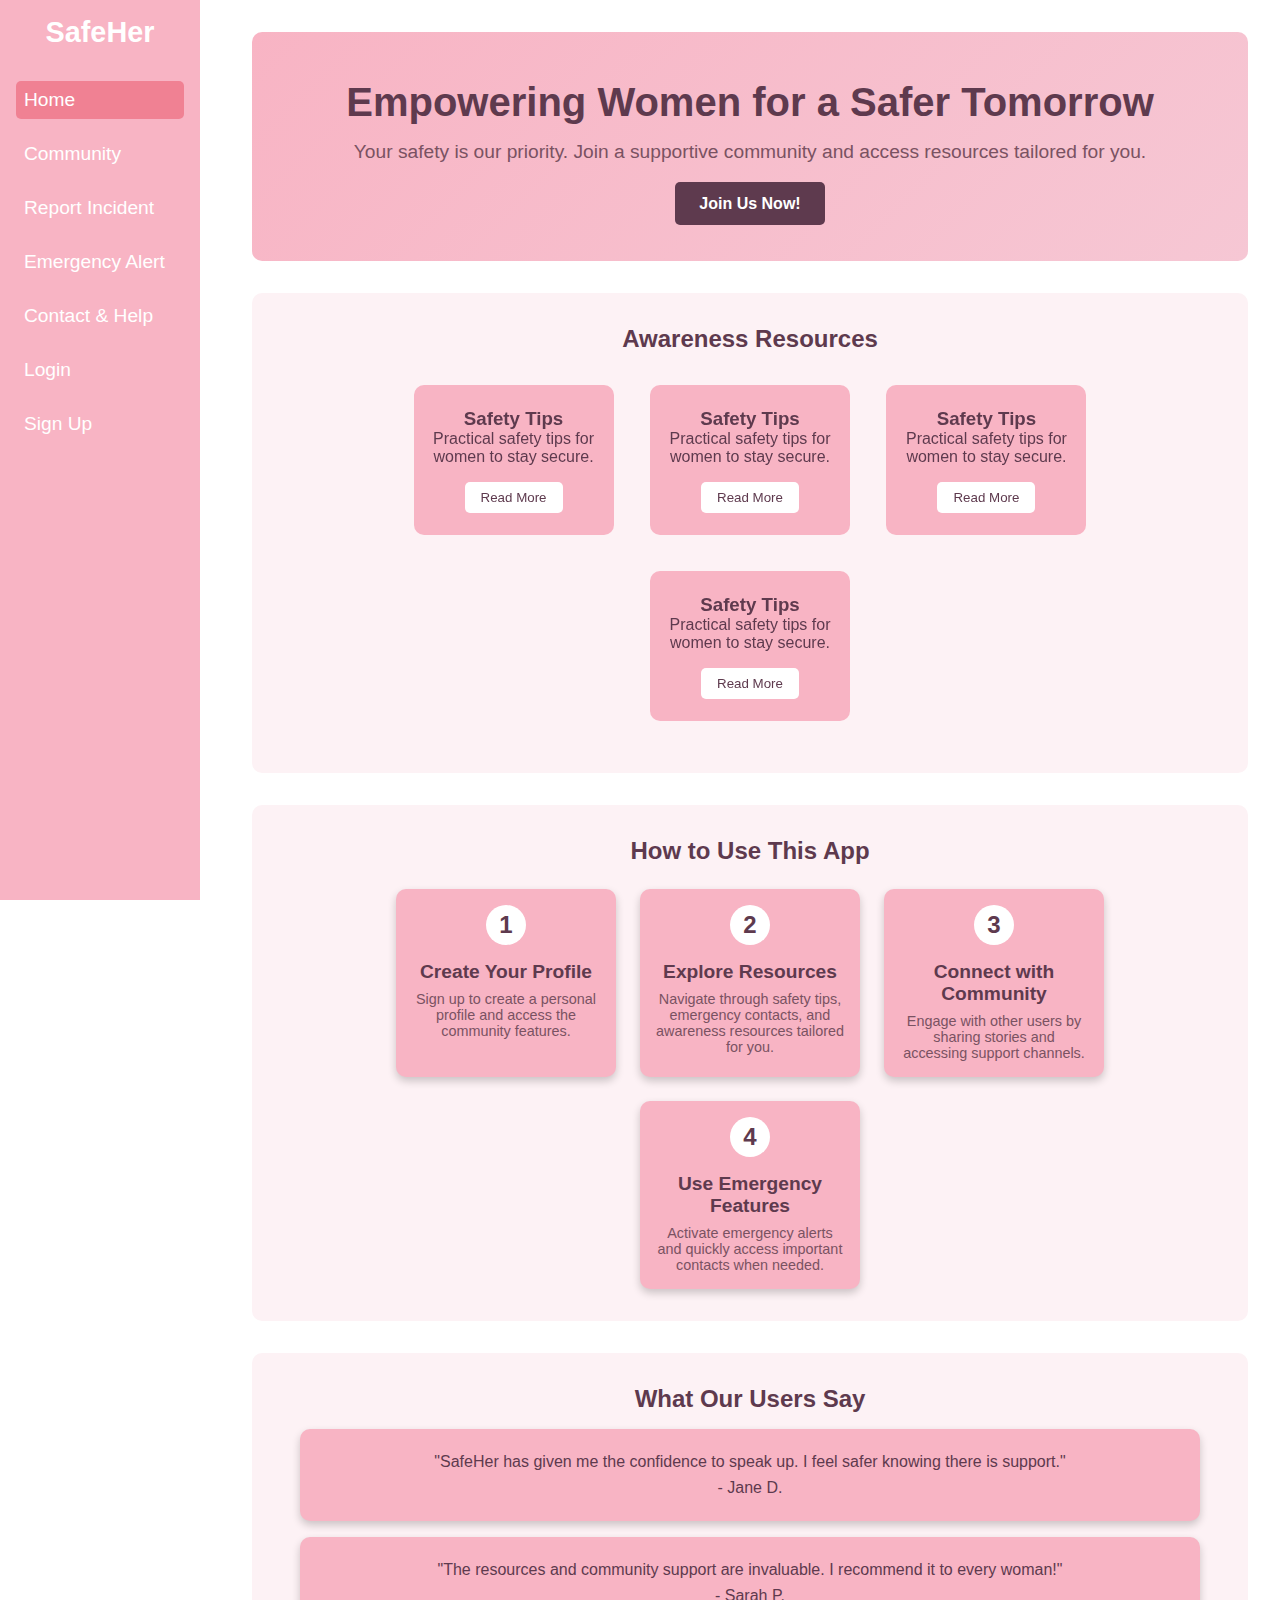
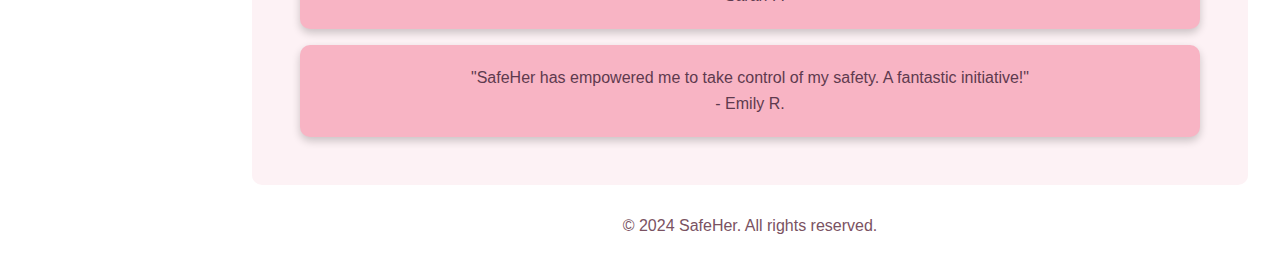
<file: index.html>
<!DOCTYPE html>
<html lang="en">
<head>
    <meta charset="UTF-8">
    <meta name="viewport" content="width=device-width, initial-scale=1.0">
    <title>Home - Women’s Safety Awareness Platform</title>
    <link rel="stylesheet" href="styles.css">
    <script src="script.js" defer></script>
</head>
<body>
    <!-- Sidebar Navigation -->
    <nav class="sidebar">
        <h2>SafeHer</h2>
        <ul>
            <li><a href="index.html" class="active">Home</a></li>
            <li><a href="community-posts.html">Community</a></li>
            <li><a href="report-incident.html">Report Incident</a></li>
            <li><a href="emergency-alert.html">Emergency Alert</a></li>
            <li><a href="contact.html">Contact & Help</a></li>
            <li><a href="user-login.html">Login</a></li>
            <li><a href="signup.html">Sign Up</a></li>
        </ul>
    </nav>

    <!-- Main Content Area -->
    <div class="content">
        <section class="hero">
            <div class="hero-content">
                <h1>Empowering Women for a Safer Tomorrow</h1>
                <p>Your safety is our priority. Join a supportive community and access resources tailored for you.</p>
                <a href="#join" class="cta-button">Join Us Now!</a>
            </div>
        </section>
        
        <!-- Awareness Resources Section -->
        <section class="awareness-resources">
            <h2>Awareness Resources</h2>
            <div class="resource-card">
                <div class="card-front">
                    <h3>Safety Tips</h3>
                    <p>Practical safety tips for women to stay secure.</p>
                    <button class="read-more">Read More</button>
                </div>
                <div class="card-back">
                    <p>Explore detailed tips on personal safety, travel security, and online protection. Empower yourself with the right knowledge!</p>
                </div>
            </div>
            <div class="resource-card">
                <div class="card-front">
                    <h3>Safety Tips</h3>
                    <p>Practical safety tips for women to stay secure.</p>
                    <button class="read-more">Read More</button>
                </div>
                <div class="card-back">
                    <p>Explore detailed tips on personal safety, travel security, and online protection. Empower yourself with the right knowledge!</p>
                </div>
            </div>
            <div class="resource-card">
                <div class="card-front">
                    <h3>Safety Tips</h3>
                    <p>Practical safety tips for women to stay secure.</p>
                    <button class="read-more">Read More</button>
                </div>
                <div class="card-back">
                    <p>Explore detailed tips on personal safety, travel security, and online protection. Empower yourself with the right knowledge!</p>
                </div>
            </div>
            <div class="resource-card">
                <div class="card-front">
                    <h3>Safety Tips</h3>
                    <p>Practical safety tips for women to stay secure.</p>
                    <button class="read-more">Read More</button>
                </div>
                <div class="card-back">
                    <p>Explore detailed tips on personal safety, travel security, and online protection. Empower yourself with the right knowledge!</p>
                </div>
            </div>
            <!-- Add more cards here with similar structure -->
        </section>
<!-- How to Use This App Section -->
<section class="how-to-use">
    <h2>How to Use This App</h2>
    <div class="steps">
        <div class="step">
            <div class="step-icon">1</div>
            <h3>Create Your Profile</h3>
            <p>Sign up to create a personal profile and access the community features.</p>
        </div>
        <div class="step">
            <div class="step-icon">2</div>
            <h3>Explore Resources</h3>
            <p>Navigate through safety tips, emergency contacts, and awareness resources tailored for you.</p>
        </div>
        <div class="step">
            <div class="step-icon">3</div>
            <h3>Connect with Community</h3>
            <p>Engage with other users by sharing stories and accessing support channels.</p>
        </div>
        <div class="step">
            <div class="step-icon">4</div>
            <h3>Use Emergency Features</h3>
            <p>Activate emergency alerts and quickly access important contacts when needed.</p>
        </div>
    </div>
</section>

        <!-- Testimonials Section -->
        <section class="testimonials">
            <h2>What Our Users Say</h2>
            <div class="testimonial-card">
                <p>"SafeHer has given me the confidence to speak up. I feel safer knowing there is support."</p>
                <p class="user-name">- Jane D.</p>
            </div>
            <div class="testimonial-card">
                <p>"The resources and community support are invaluable. I recommend it to every woman!"</p>
                <p class="user-name">- Sarah P.</p>
            </div>
            <div class="testimonial-card">
                <p>"SafeHer has empowered me to take control of my safety. A fantastic initiative!"</p>
                <p class="user-name">- Emily R.</p>
            </div>
        </section>

        <footer>
            <p>© 2024 SafeHer. All rights reserved.</p>
        </footer>
    </div>
</body>
</html>
</file>
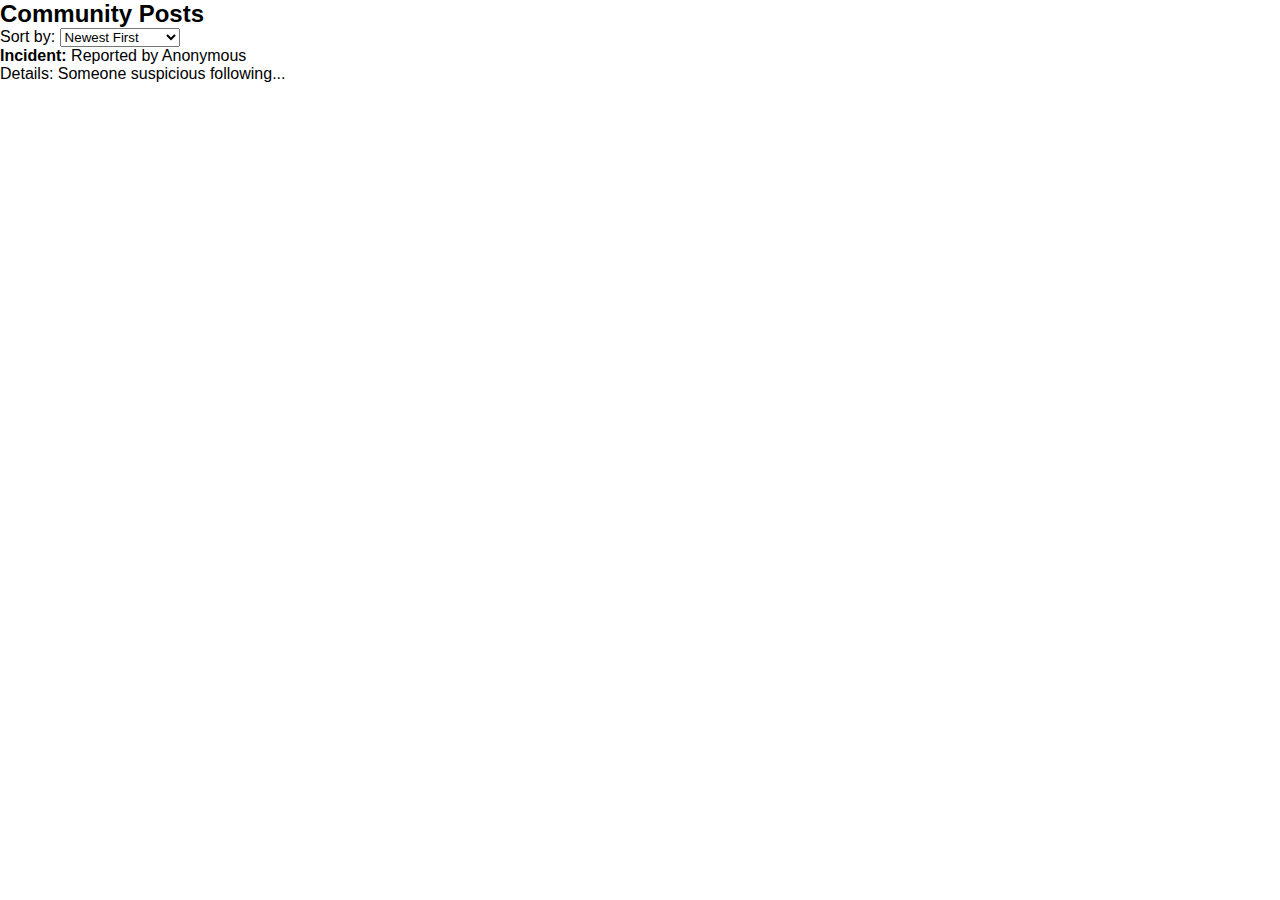
<file: community-posts.html>
<!DOCTYPE html>
<html lang="en">
<head>
    <meta charset="UTF-8">
    <meta name="viewport" content="width=device-width, initial-scale=1.0">
    <title>Community Posts</title>
    <link rel="stylesheet" href="styles.css">
</head>
<body>
    <header>
        <h2>Community Posts</h2>
        <div class="filter-section">
            <label for="post-filter">Sort by:</label>
            <select id="post-filter" onchange="applyFilter()">
                <option value="newest">Newest First</option>
                <option value="oldest">Oldest First</option>
                <option value="approved">Approved Posts</option>
                <option value="non-cited">Non-Cited Posts</option>
            </select>
        </div>
        <div id="post-list">
            <!-- Example post list with placeholder data -->
            <div class="post" data-status="approved">
                <p><strong>Incident:</strong> Reported by Anonymous</p>
                <p>Details: Someone suspicious following...</p>
            </div>
        </div>
    </header>
</body>
</html>
</file>
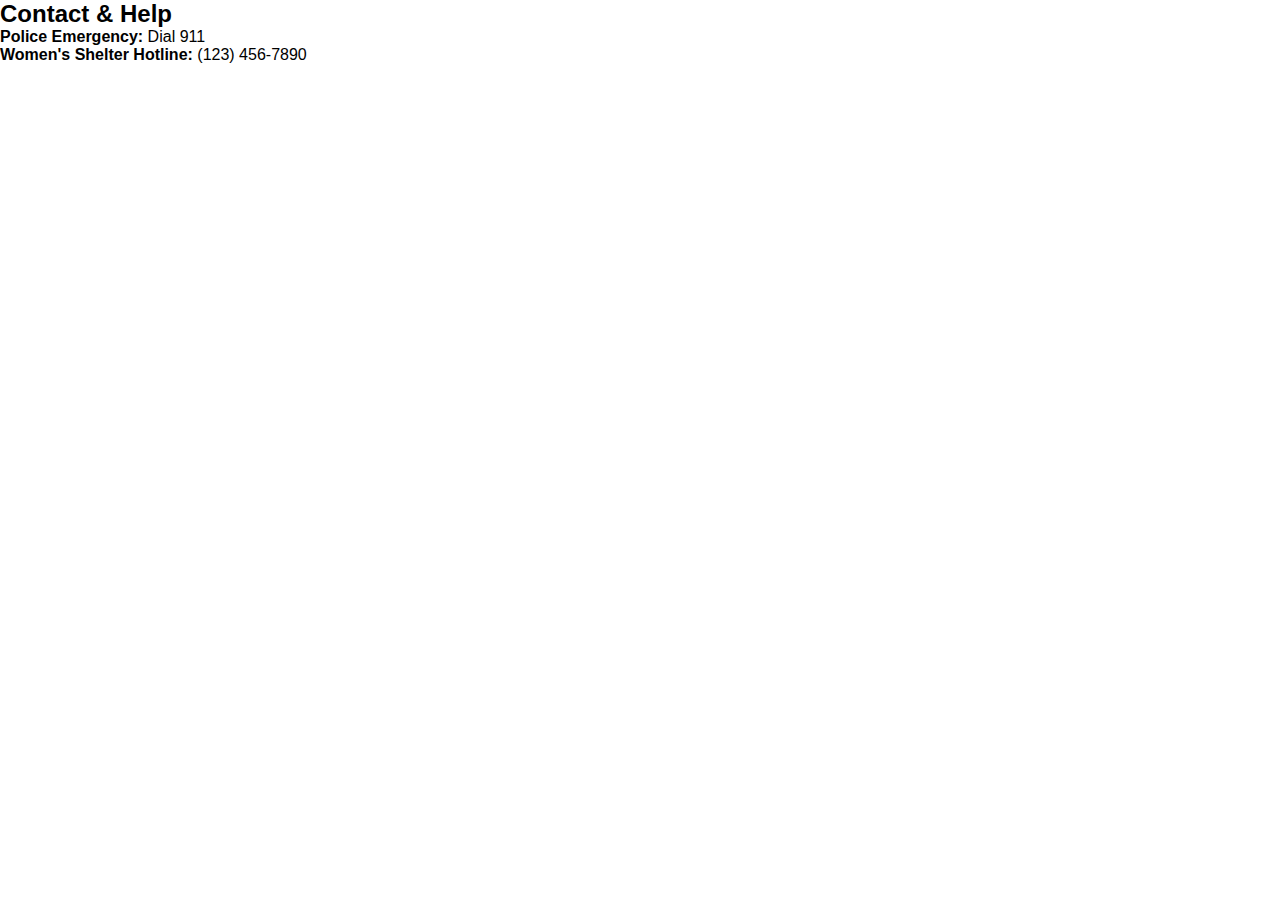
<file: contact.html>
<!DOCTYPE html>
<html lang="en">
<head>
    <meta charset="UTF-8">
    <meta name="viewport" content="width=device-width, initial-scale=1.0">
    <title>Contact & Help</title>
    <link rel="stylesheet" href="styles.css">
</head>
<body>
    <header>
        <h2>Contact & Help</h2>
        <ul>
            <li><strong>Police Emergency:</strong> Dial 911</li>
            <li><strong>Women's Shelter Hotline:</strong> (123) 456-7890</li>
        </ul>
    </header>
</body>
</html>
</file>
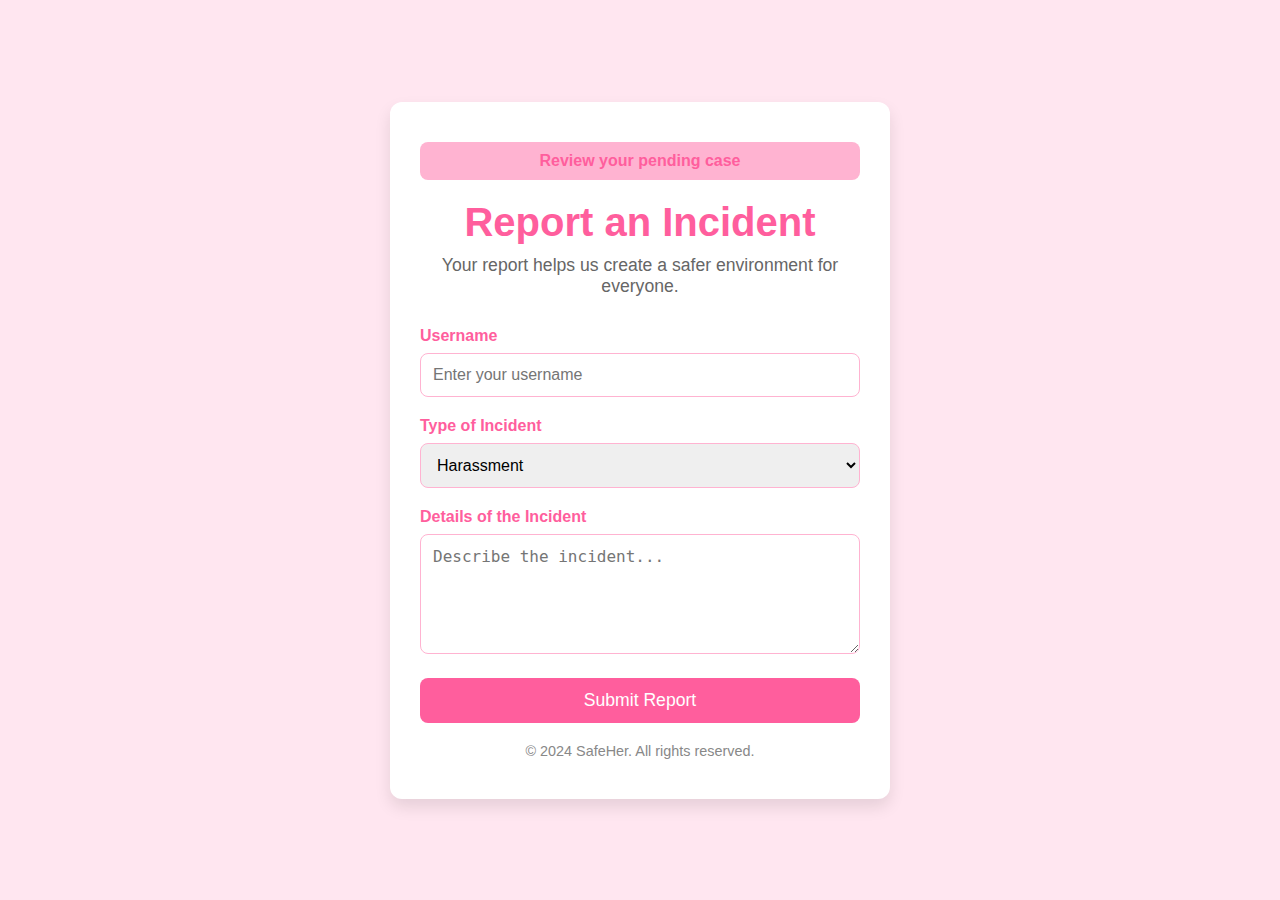
<file: report-incident.html>
<!DOCTYPE html>
<html lang="en">
<head>
    <meta charset="UTF-8">
    <meta name="viewport" content="width=device-width, initial-scale=1.0">
    <title>Report Incident - Women’s Safety Awareness Platform</title>
    <style>
        /* Reset Styles */
        * {
            margin: 0;
            padding: 0;
            box-sizing: border-box;
        }

        /* Layout and Background */
        body {
            font-family: Arial, sans-serif;
            display: flex;
            justify-content: center;
            align-items: center;
            height: 100vh;
            background-color: #ffe6f0; /* Soft pink background */
        }

        /* Content Area */
        .content {
            background-color: #fff;
            padding: 40px 30px;
            width: 90%;
            max-width: 500px;
            border-radius: 12px;
            box-shadow: 0 8px 16px rgba(0, 0, 0, 0.1);
            text-align: center;
        }

        /* Header Styling */
        .main-header h1 {
            color: #ff5e9d; /* Pink color for header */
            font-size: 2.5rem;
            font-weight: bold;
            margin-bottom: 10px;
        }

        .main-header p {
            color: #666;
            font-size: 1.1rem;
            margin-bottom: 30px;
        }

        /* Top Bar for Pending Cases */
        .top-bar {
            background-color: #ffb3d1; /* Light pink for bar */
            color: #ff5e9d;
            padding: 10px;
            font-size: 1rem;
            border-radius: 8px;
            margin-bottom: 20px;
            font-weight: bold;
        }

        /* Form Styling */
        .form {
            text-align: left;
            margin-top: 20px;
        }

        label {
            display: block;
            color: #ff5e9d; /* Pink label color */
            font-weight: bold;
            margin-bottom: 8px;
            font-size: 1rem;
        }

        input[type="text"],
        select,
        textarea {
            width: 100%;
            padding: 12px;
            font-size: 1rem;
            border: 1px solid #ffb3d1; /* Light pink border */
            border-radius: 8px;
            resize: vertical;
            margin-bottom: 20px;
            outline-color: #ff5e9d; /* Pink outline on focus */
        }

        textarea {
            height: 120px;
        }

        .submit-button {
            width: 100%;
            padding: 12px;
            font-size: 1.1rem;
            color: #fff;
            background-color: #ff5e9d; /* Pink button */
            border: none;
            border-radius: 8px;
            cursor: pointer;
            transition: background-color 0.3s ease;
        }

        .submit-button:hover {
            background-color: #ff2e73; /* Darker pink on hover */
        }

        /* Footer Styling */
        footer {
            margin-top: 20px;
            font-size: 0.9rem;
            color: #888;
        }
    </style>
</head>
<body>
    <!-- Main Content Area -->
    <div class="content">
        <!-- Pending Case Notification Bar -->
        <div class="top-bar">Review your pending case</div>

        <header class="main-header">
            <h1>Report an Incident</h1>
            <p>Your report helps us create a safer environment for everyone.</p>
        </header>

        <main>
            <!-- Report Incident Form -->
            <form id="incident-form" class="form">
                <label for="username">Username</label>
                <input type="text" id="username" name="username" placeholder="Enter your username">

                <label for="incident-type">Type of Incident</label>
                <select id="incident-type" name="incident-type">
                    <option value="harassment">Harassment</option>
                    <option value="theft">Theft</option>
                    <option value="assault">Assault</option>
                    <option value="vandalism">Vandalism</option>
                    <option value="other">Other</option>
                </select>

                <label for="incident-details">Details of the Incident</label>
                <textarea id="incident-details" name="incident-details" placeholder="Describe the incident..."></textarea>

                <button type="submit" class="submit-button">Submit Report</button>
            </form>
        </main>

        <footer>
            <p>© 2024 SafeHer. All rights reserved.</p>
        </footer>
    </div>
</body>
</html>
</file>
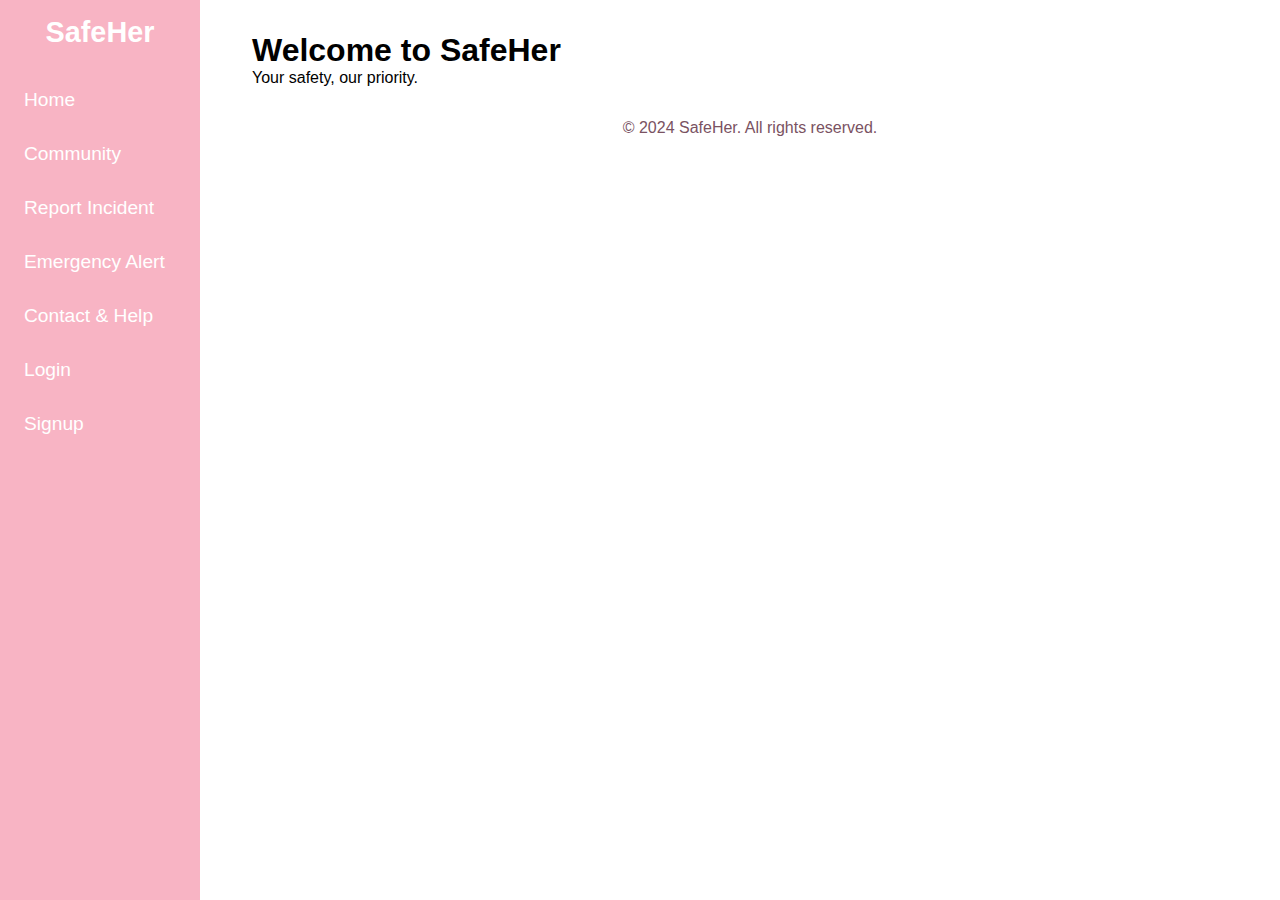
<file: template.html>
<!DOCTYPE html>
<html lang="en">
<head>
    <meta charset="UTF-8">
    <meta name="viewport" content="width=device-width, initial-scale=1.0">
    <title>Women’s Safety Awareness Platform</title>
    <link rel="stylesheet" href="styles.css">
    <script src="script.js" defer></script>
</head>
<body>
    <!-- Sidebar Navigation -->
    <nav class="sidebar">
        <h2>SafeHer</h2>
        <ul>
            <li><a href="index.html">Home</a></li>
            <li><a href="community-posts.html">Community</a></li>
            <li><a href="report-incident.html">Report Incident</a></li>
            <li><a href="emergency-alert.html">Emergency Alert</a></li>
            <li><a href="contact.html">Contact & Help</a></li>
            <li><a href="login.html">Login</a></li>
            <li><a href="signup.html">Signup</a></li>
        </ul>
    </nav>

    <!-- Main Content Area -->
    <div class="content">
        <header class="main-header">
            <h1>Welcome to SafeHer</h1>
            <p>Your safety, our priority.</p>
        </header>

        <main id="main-content">
            <!-- Page-specific content will be loaded here -->
        </main>

        <footer>
            <p>© 2024 SafeHer. All rights reserved.</p>
        </footer>
    </div>
</body>
</html>
</file>
<file: styles.css>
/* General Reset */
* {
    margin: 0;
    padding: 0;
    box-sizing: border-box;
    font-family: Arial, sans-serif;
}

/* Sidebar Navigation */
.sidebar {
    background-color: #f8b4c4;
    width: 200px;
    height: 100vh;
    padding: 1rem;
    position: fixed;
}

.sidebar h2 {
    color: #fff;
    font-size: 1.8rem;
    text-align: center;
}

.sidebar ul {
    list-style-type: none;
    margin-top: 2rem;
}

.sidebar ul li {
    margin: 1rem 0;
}

.sidebar ul li a {
    color: #fff;
    text-decoration: none;
    font-size: 1.2rem;
    display: block;
    padding: 0.5rem;
    border-radius: 5px;
}

.sidebar ul li a:hover,
.sidebar ul li a.active {
    background-color: #f08193;
}

/* Main Content */
.content {
    margin-left: 220px;
    padding: 2rem;
}

/* Hero Section */
.hero {
    background: linear-gradient(135deg, #f8b4c4, #f6c7d4);
    border-radius: 10px;
    padding: 3rem;
    text-align: center;
}

.hero h1 {
    color: #5e3a4e;
    font-size: 2.5rem;
}

.hero p {
    color: #7a5262;
    font-size: 1.2rem;
    margin: 1rem 0 2rem;
}

.cta-button {
    background-color: #5e3a4e;
    color: #fff;
    padding: 0.8rem 1.5rem;
    text-decoration: none;
    border-radius: 5px;
    font-weight: bold;
    transition: background-color 0.3s;
}

.cta-button:hover {
    background-color: #4a2f3c;
}

/* Awareness Resources Section */
.awareness-resources {
    margin-top: 2rem;
    text-align: center;
    padding: 2rem;
    background-color: #fdf2f5;
    border-radius: 10px;
}

.awareness-resources h2 {
    color: #5e3a4e;
    margin-bottom: 1rem;
}

.resource-card {
    position: relative;
    width: 200px;
    height: 150px;
    display: inline-block;
    margin: 1rem;
    perspective: 1000px;
}

.card-front,
.card-back {
    position: absolute;
    width: 100%;
    height: 100%;
    backface-visibility: hidden;
    border-radius: 10px;
    padding: 1rem;
    transition: transform 0.6s;
    display: flex;
    flex-direction: column;
    align-items: center;
    justify-content: center;
}

.card-front {
    background-color: #f8b4c4;
    color: #5e3a4e;
}

.card-back {
    background-color: #f6c7d4;
    color: #5e3a4e;
    transform: rotateY(180deg);
}

.resource-card.flip .card-front {
    transform: rotateY(180deg);
}

.resource-card.flip .card-back {
    transform: rotateY(0);
}

.read-more {
    margin-top: 1rem;
    background-color: #fff;
    color: #5e3a4e;
    border: none;
    padding: 0.5rem 1rem;
    border-radius: 5px;
    cursor: pointer;
}

.read-more:hover {
    background-color: #f08193;
    color: #fff;
}

/* Testimonials */
.testimonials {
    background-color: #fdf2f5;
    padding: 2rem;
    border-radius: 10px;
    margin-top: 2rem;
    text-align: center;
}

.testimonials h2 {
    color: #5e3a4e;
}

.testimonial-card {
    background-color: #f8b4c4;
    color: #5e3a4e;
    padding: 1rem;
    border-radius: 10px;
    margin: 1rem;
    box-shadow: 0 4px 8px rgba(0, 0, 0, 0.2);
}

.testimonial-card p {
    margin: 0.5rem 0;
}

/* Footer */
footer {
    margin-top: 2rem;
    text-align: center;
    color: #7a5262;
}
/* How to Use This App Section */
.how-to-use {
    background-color: #fdf2f5;
    padding: 2rem;
    border-radius: 10px;
    margin-top: 2rem;
    text-align: center;
}

.how-to-use h2 {
    color: #5e3a4e;
    margin-bottom: 1.5rem;
}

.steps {
    display: flex;
    flex-wrap: wrap;
    gap: 1.5rem;
    justify-content: center;
}

.step {
    background-color: #f8b4c4;
    color: #5e3a4e;
    width: 220px;
    padding: 1rem;
    border-radius: 10px;
    text-align: center;
    box-shadow: 0 4px 8px rgba(0, 0, 0, 0.2);
    transition: transform 0.3s ease;
}

.step:hover {
    transform: translateY(-5px);
}

.step-icon {
    background-color: #fff;
    color: #5e3a4e;
    font-size: 1.5rem;
    font-weight: bold;
    width: 40px;
    height: 40px;
    margin: 0 auto 1rem;
    display: flex;
    align-items: center;
    justify-content: center;
    border-radius: 50%;
}

.step h3 {
    font-size: 1.2rem;
    margin-bottom: 0.5rem;
}

.step p {
    font-size: 0.9rem;
    color: #7a5262;
}
</file>
